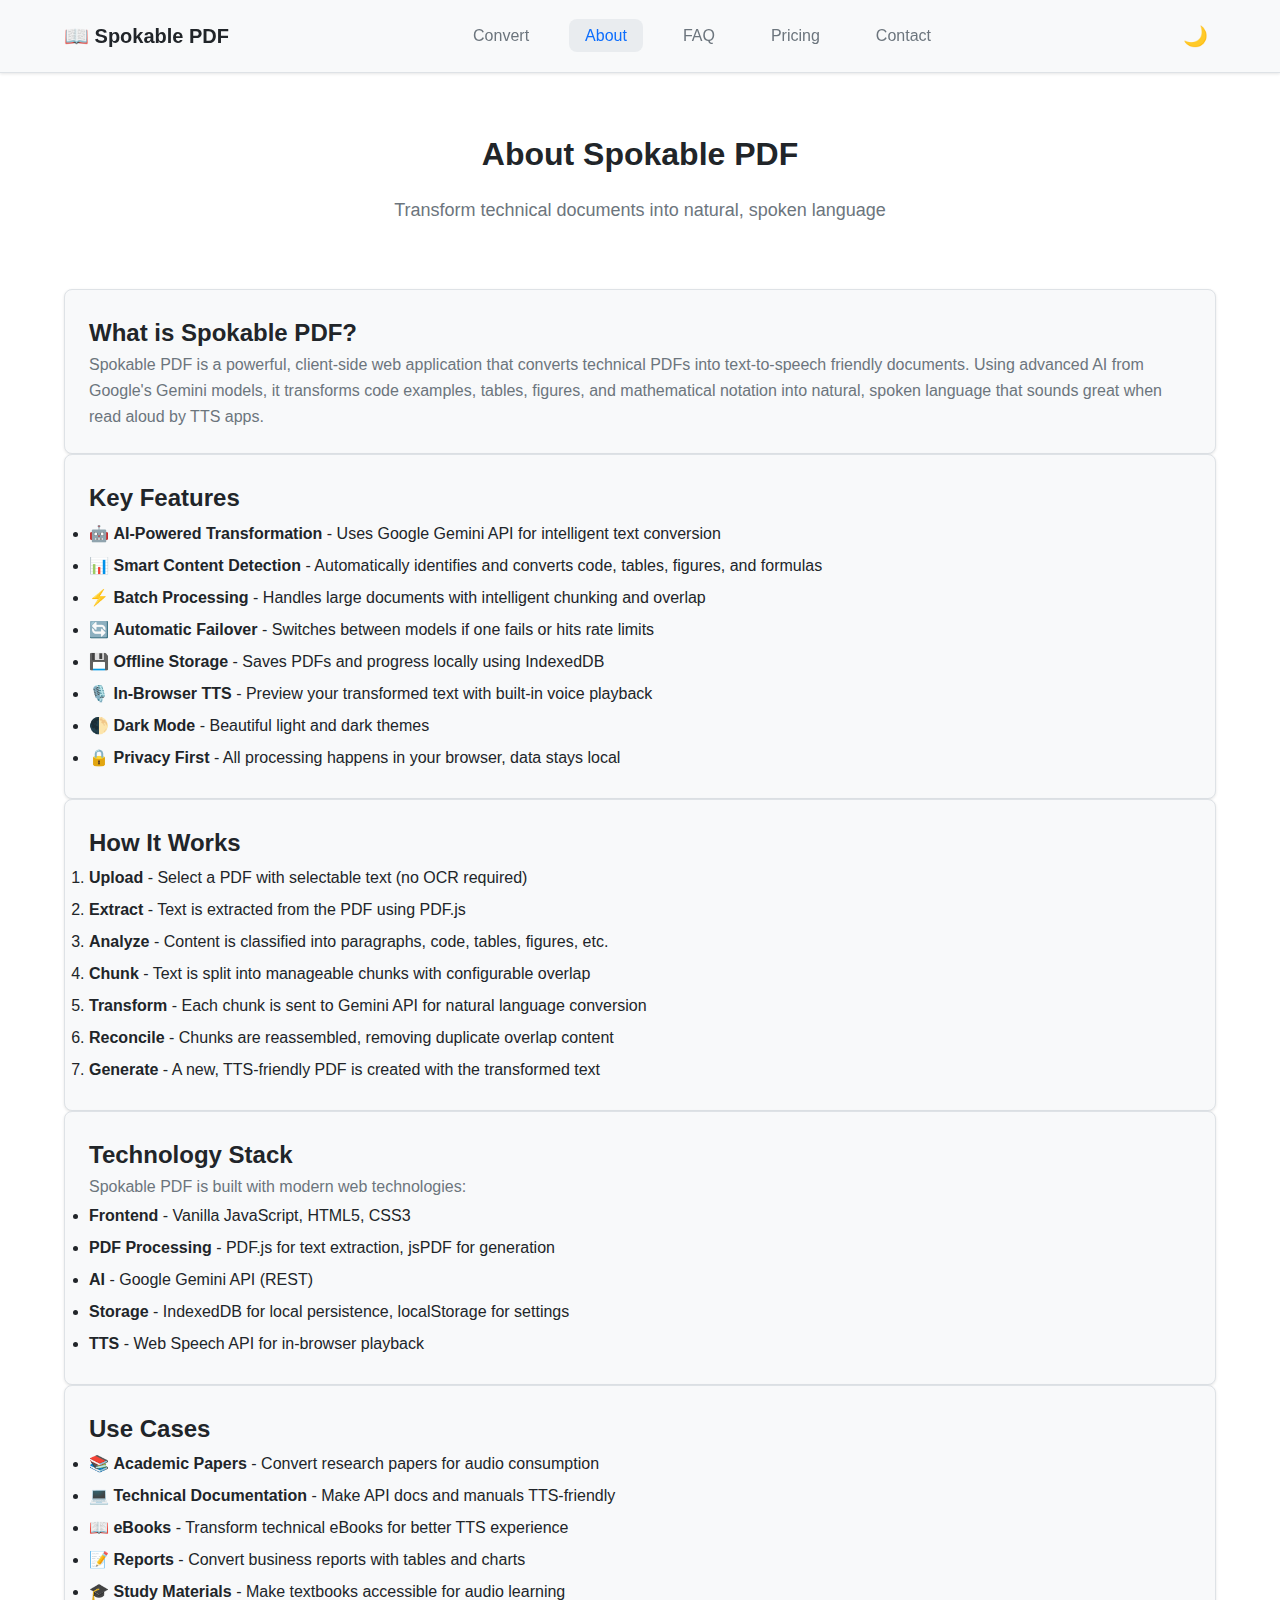
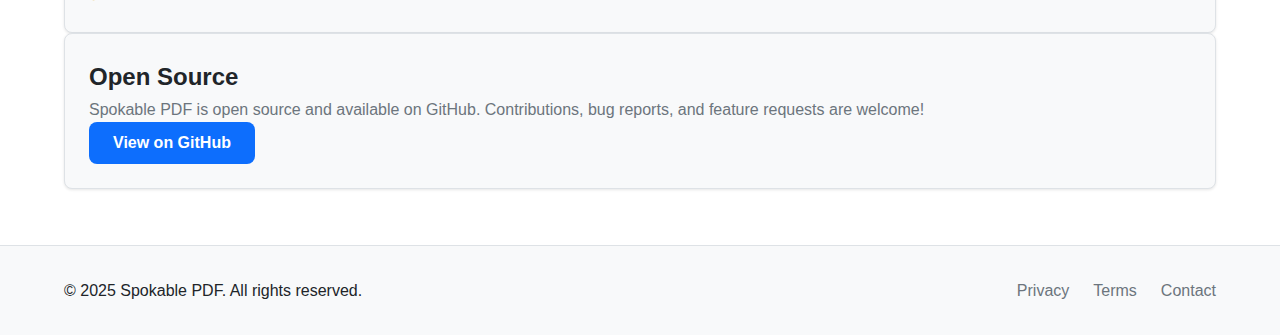
<file: about.html>
<!DOCTYPE html>
<html lang="en">

<head>
    <meta charset="UTF-8">
    <meta name="viewport" content="width=device-width, initial-scale=1.0">
    <title>About - Spokable PDF</title>
    <link rel="stylesheet" href="css/theme.css">
    <link rel="stylesheet" href="css/main.css">
    <link rel="stylesheet" href="css/components.css">
</head>

<body>
    <nav class="navbar">
        <div class="nav-container">
            <a href="index.html" class="nav-logo">📖 Spokable PDF</a>
            <ul class="nav-menu">
                <li><a href="index.html" class="nav-link">Convert</a></li>
                <li><a href="about.html" class="nav-link active">About</a></li>
                <li><a href="faq.html" class="nav-link">FAQ</a></li>
                <li><a href="pricing.html" class="nav-link">Pricing</a></li>
                <li><a href="contact.html" class="nav-link">Contact</a></li>
            </ul>
            <button id="theme-toggle" class="theme-toggle" aria-label="Toggle theme">🌙</button>
        </div>
    </nav>

    <main class="container">
        <section class="hero">
            <h1>About Spokable PDF</h1>
            <p class="subtitle">Transform technical documents into natural, spoken language</p>
        </section>

        <section class="card">
            <h2>What is Spokable PDF?</h2>
            <p>Spokable PDF is a powerful, client-side web application that converts technical PDFs into text-to-speech
                friendly documents. Using advanced AI from Google's Gemini models, it transforms code examples, tables,
                figures, and mathematical notation into natural, spoken language that sounds great when read aloud by
                TTS apps.</p>
        </section>

        <section class="card">
            <h2>Key Features</h2>
            <ul style="line-height: 2;">
                <li>🤖 <strong>AI-Powered Transformation</strong> - Uses Google Gemini API for intelligent text
                    conversion</li>
                <li>📊 <strong>Smart Content Detection</strong> - Automatically identifies and converts code, tables,
                    figures, and formulas</li>
                <li>⚡ <strong>Batch Processing</strong> - Handles large documents with intelligent chunking and overlap
                </li>
                <li>🔄 <strong>Automatic Failover</strong> - Switches between models if one fails or hits rate limits
                </li>
                <li>💾 <strong>Offline Storage</strong> - Saves PDFs and progress locally using IndexedDB</li>
                <li>🎙️ <strong>In-Browser TTS</strong> - Preview your transformed text with built-in voice playback
                </li>
                <li>🌓 <strong>Dark Mode</strong> - Beautiful light and dark themes</li>
                <li>🔒 <strong>Privacy First</strong> - All processing happens in your browser, data stays local</li>
            </ul>
        </section>

        <section class="card">
            <h2>How It Works</h2>
            <ol style="line-height: 2;">
                <li><strong>Upload</strong> - Select a PDF with selectable text (no OCR required)</li>
                <li><strong>Extract</strong> - Text is extracted from the PDF using PDF.js</li>
                <li><strong>Analyze</strong> - Content is classified into paragraphs, code, tables, figures, etc.</li>
                <li><strong>Chunk</strong> - Text is split into manageable chunks with configurable overlap</li>
                <li><strong>Transform</strong> - Each chunk is sent to Gemini API for natural language conversion</li>
                <li><strong>Reconcile</strong> - Chunks are reassembled, removing duplicate overlap content</li>
                <li><strong>Generate</strong> - A new, TTS-friendly PDF is created with the transformed text</li>
            </ol>
        </section>

        <section class="card">
            <h2>Technology Stack</h2>
            <p>Spokable PDF is built with modern web technologies:</p>
            <ul style="line-height: 2;">
                <li><strong>Frontend</strong> - Vanilla JavaScript, HTML5, CSS3</li>
                <li><strong>PDF Processing</strong> - PDF.js for text extraction, jsPDF for generation</li>
                <li><strong>AI</strong> - Google Gemini API (REST)</li>
                <li><strong>Storage</strong> - IndexedDB for local persistence, localStorage for settings</li>
                <li><strong>TTS</strong> - Web Speech API for in-browser playback</li>
            </ul>
        </section>

        <section class="card">
            <h2>Use Cases</h2>
            <ul style="line-height: 2;">
                <li>📚 <strong>Academic Papers</strong> - Convert research papers for audio consumption</li>
                <li>💻 <strong>Technical Documentation</strong> - Make API docs and manuals TTS-friendly</li>
                <li>📖 <strong>eBooks</strong> - Transform technical eBooks for better TTS experience</li>
                <li>📝 <strong>Reports</strong> - Convert business reports with tables and charts</li>
                <li>🎓 <strong>Study Materials</strong> - Make textbooks accessible for audio learning</li>
            </ul>
        </section>

        <section class="card">
            <h2>Open Source</h2>
            <p>Spokable PDF is open source and available on GitHub. Contributions, bug reports, and feature requests are
                welcome!</p>
            <p><a href="https://github.com/yourusername/spokable-pdf" target="_blank" class="btn btn-primary">View on
                    GitHub</a></p>
        </section>
    </main>

    <footer class="footer">
        <div class="footer-content">
            <p>&copy; 2025 Spokable PDF. All rights reserved.</p>
            <div class="footer-links">
                <a href="privacy.html">Privacy</a>
                <a href="terms.html">Terms</a>
                <a href="contact.html">Contact</a>
            </div>
        </div>
    </footer>

    <script src="js/utils.js"></script>
    <script src="js/settings.js"></script>
</body>

</html>
</file>
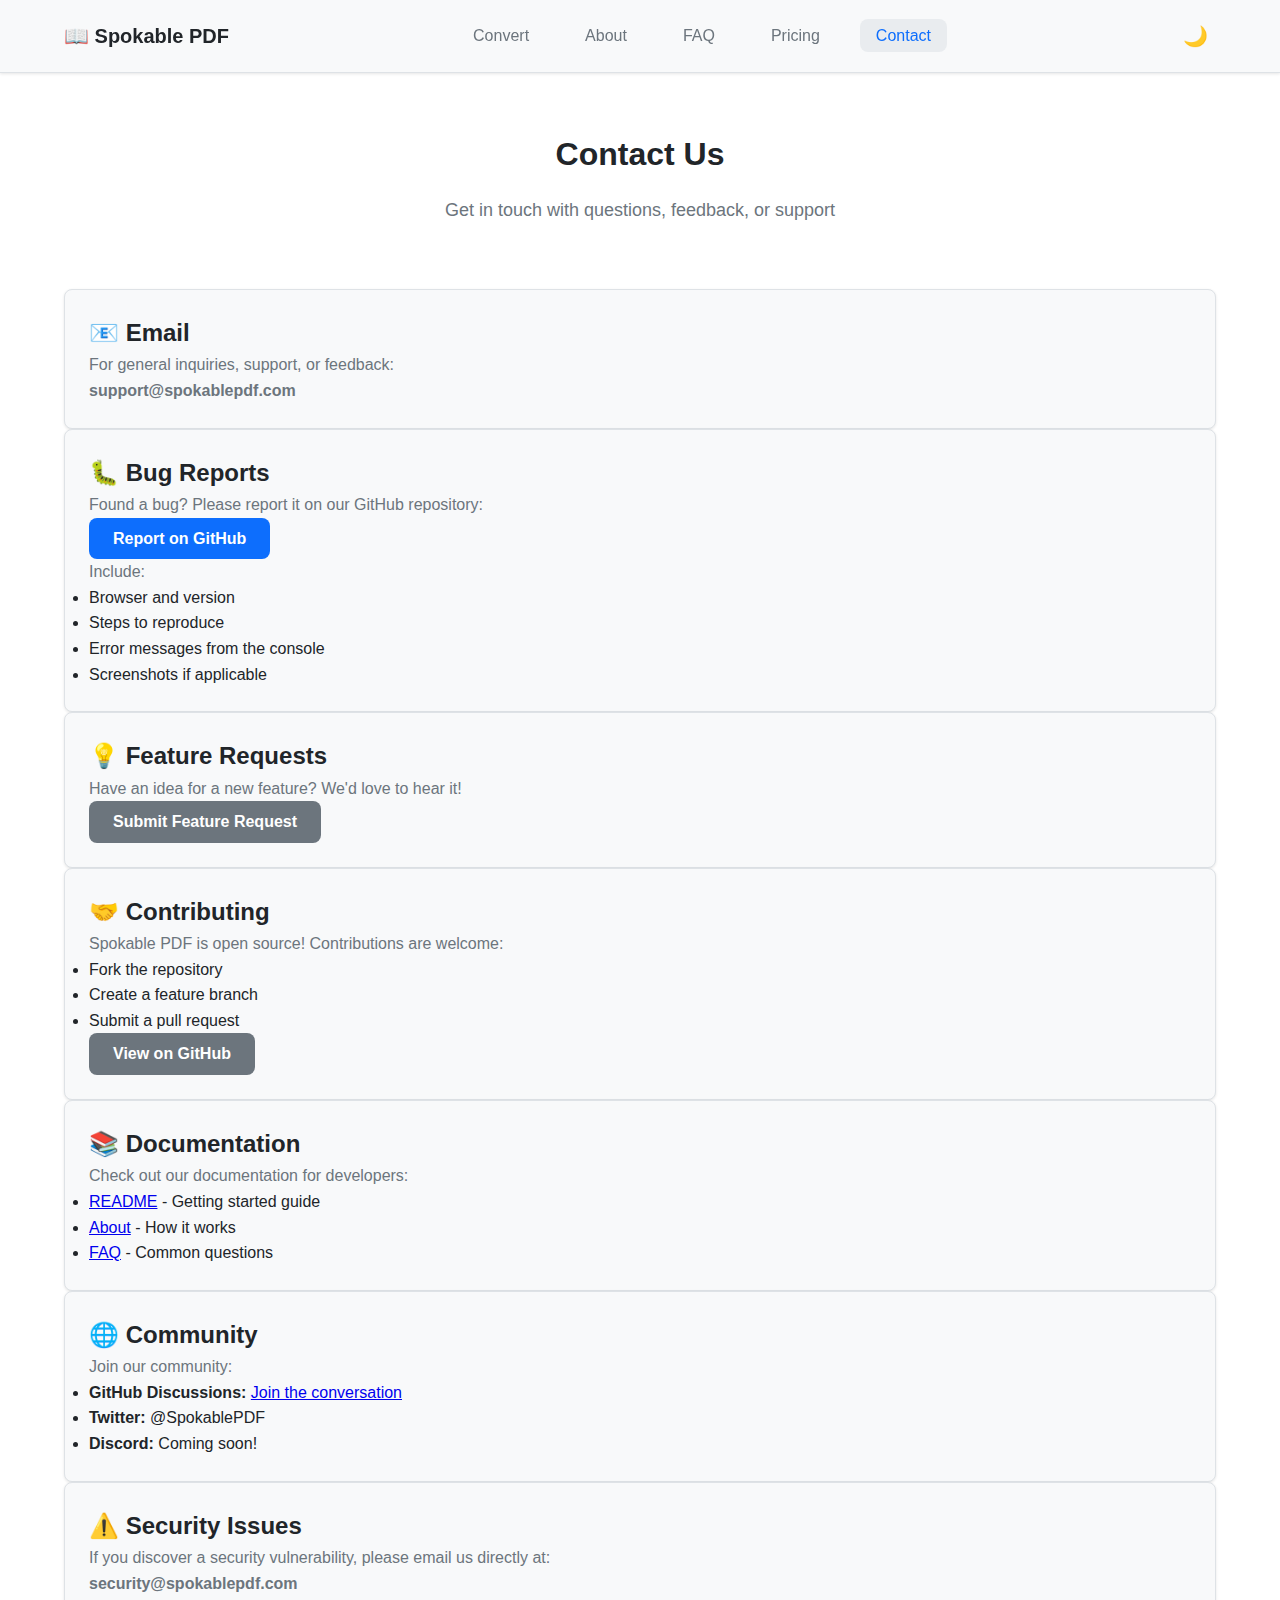
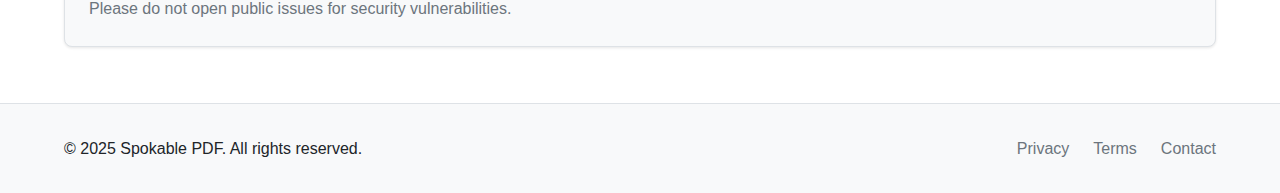
<file: contact.html>
<!DOCTYPE html>
<html lang="en">

<head>
    <meta charset="UTF-8">
    <meta name="viewport" content="width=device-width, initial-scale=1.0">
    <title>Contact - Spokable PDF</title>
    <link rel="stylesheet" href="css/theme.css">
    <link rel="stylesheet" href="css/main.css">
    <link rel="stylesheet" href="css/components.css">
</head>

<body>
    <nav class="navbar">
        <div class="nav-container">
            <a href="index.html" class="nav-logo">📖 Spokable PDF</a>
            <ul class="nav-menu">
                <li><a href="index.html" class="nav-link">Convert</a></li>
                <li><a href="about.html" class="nav-link">About</a></li>
                <li><a href="faq.html" class="nav-link">FAQ</a></li>
                <li><a href="pricing.html" class="nav-link">Pricing</a></li>
                <li><a href="contact.html" class="nav-link active">Contact</a></li>
            </ul>
            <button id="theme-toggle" class="theme-toggle">🌙</button>
        </div>
    </nav>

    <main class="container">
        <section class="hero">
            <h1>Contact Us</h1>
            <p class="subtitle">Get in touch with questions, feedback, or support</p>
        </section>

        <div class="card">
            <h2>📧 Email</h2>
            <p>For general inquiries, support, or feedback:</p>
            <p><strong>support@spokablepdf.com</strong></p>
        </div>

        <div class="card">
            <h2>🐛 Bug Reports</h2>
            <p>Found a bug? Please report it on our GitHub repository:</p>
            <p><a href="https://github.com/yourusername/spokable-pdf/issues" target="_blank"
                    class="btn btn-primary">Report on GitHub</a></p>
            <p>Include:</p>
            <ul>
                <li>Browser and version</li>
                <li>Steps to reproduce</li>
                <li>Error messages from the console</li>
                <li>Screenshots if applicable</li>
            </ul>
        </div>

        <div class="card">
            <h2>💡 Feature Requests</h2>
            <p>Have an idea for a new feature? We'd love to hear it!</p>
            <p><a href="https://github.com/yourusername/spokable-pdf/issues/new?labels=enhancement" target="_blank"
                    class="btn btn-secondary">Submit Feature Request</a></p>
        </div>

        <div class="card">
            <h2>🤝 Contributing</h2>
            <p>Spokable PDF is open source! Contributions are welcome:</p>
            <ul>
                <li>Fork the repository</li>
                <li>Create a feature branch</li>
                <li>Submit a pull request</li>
            </ul>
            <p><a href="https://github.com/yourusername/spokable-pdf" target="_blank" class="btn btn-secondary">View on
                    GitHub</a></p>
        </div>

        <div class="card">
            <h2>📚 Documentation</h2>
            <p>Check out our documentation for developers:</p>
            <ul>
                <li><a href="README.md">README</a> - Getting started guide</li>
                <li><a href="about.html">About</a> - How it works</li>
                <li><a href="faq.html">FAQ</a> - Common questions</li>
            </ul>
        </div>

        <div class="card">
            <h2>🌐 Community</h2>
            <p>Join our community:</p>
            <ul>
                <li><strong>GitHub Discussions:</strong> <a
                        href="https://github.com/yourusername/spokable-pdf/discussions" target="_blank">Join the
                        conversation</a></li>
                <li><strong>Twitter:</strong> @SpokablePDF</li>
                <li><strong>Discord:</strong> Coming soon!</li>
            </ul>
        </div>

        <div class="card">
            <h2>⚠️ Security Issues</h2>
            <p>If you discover a security vulnerability, please email us directly at:</p>
            <p><strong>security@spokablepdf.com</strong></p>
            <p>Please do not open public issues for security vulnerabilities.</p>
        </div>
    </main>

    <footer class="footer">
        <div class="footer-content">
            <p>&copy; 2025 Spokable PDF. All rights reserved.</p>
            <div class="footer-links">
                <a href="privacy.html">Privacy</a>
                <a href="terms.html">Terms</a>
                <a href="contact.html">Contact</a>
            </div>
        </div>
    </footer>

    <script src="js/utils.js"></script>
    <script src="js/settings.js"></script>
</body>

</html>
</file>
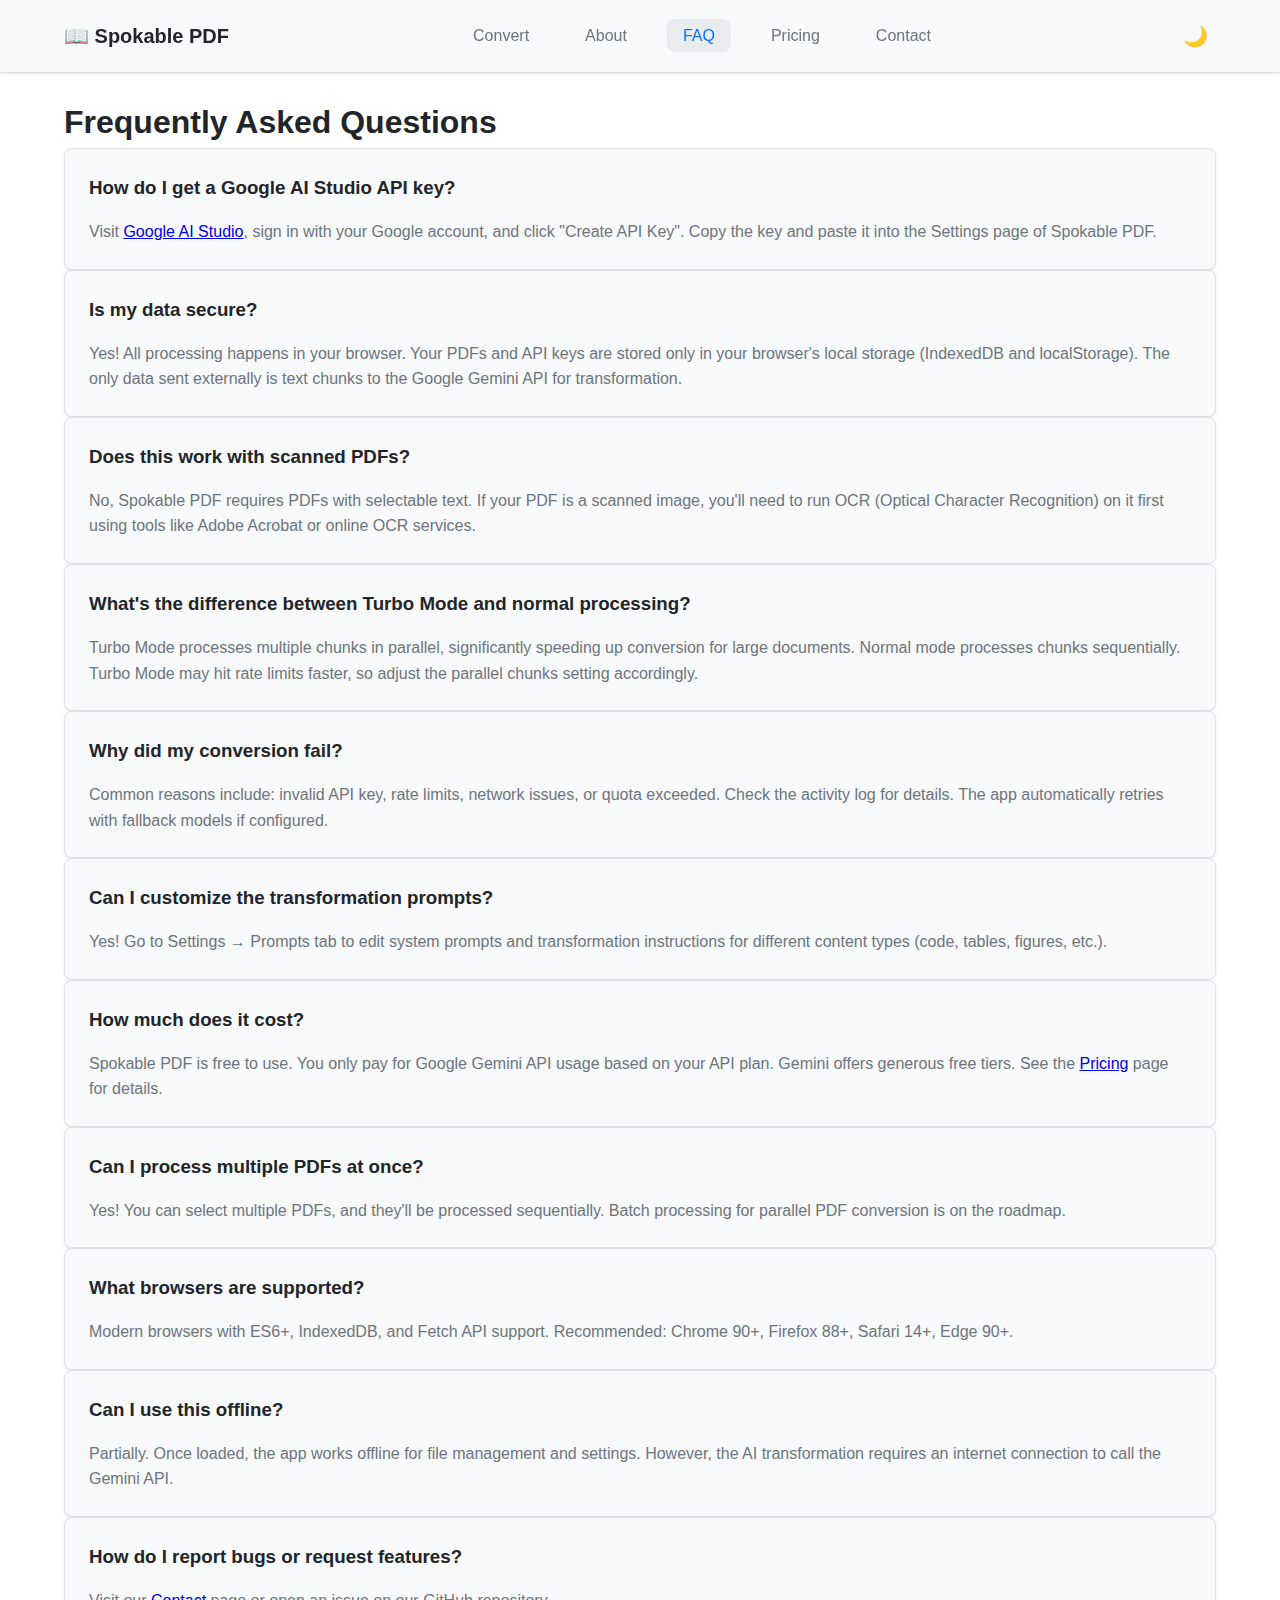
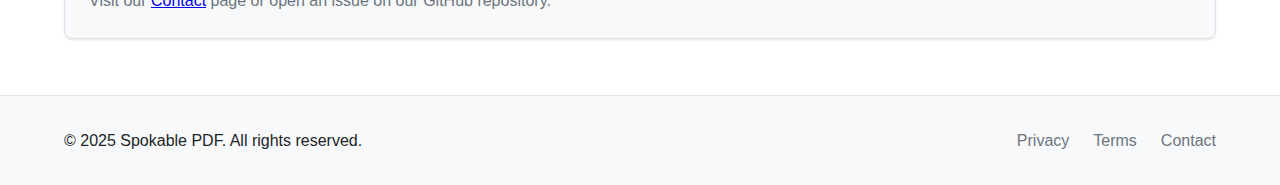
<file: faq.html>
<!DOCTYPE html>
<html lang="en">

<head>
    <meta charset="UTF-8">
    <meta name="viewport" content="width=device-width, initial-scale=1.0">
    <title>FAQ - Spokable PDF</title>
    <link rel="stylesheet" href="css/theme.css">
    <link rel="stylesheet" href="css/main.css">
    <link rel="stylesheet" href="css/components.css">
</head>

<body>
    <nav class="navbar">
        <div class="nav-container">
            <a href="index.html" class="nav-logo">📖 Spokable PDF</a>
            <ul class="nav-menu">
                <li><a href="index.html" class="nav-link">Convert</a></li>
                <li><a href="about.html" class="nav-link">About</a></li>
                <li><a href="faq.html" class="nav-link active">FAQ</a></li>
                <li><a href="pricing.html" class="nav-link">Pricing</a></li>
                <li><a href="contact.html" class="nav-link">Contact</a></li>
            </ul>
            <button id="theme-toggle" class="theme-toggle">🌙</button>
        </div>
    </nav>

    <main class="container">
        <h1>Frequently Asked Questions</h1>

        <div class="card">
            <h3>How do I get a Google AI Studio API key?</h3>
            <p>Visit <a href="https://aistudio.google.com/app/apikey" target="_blank">Google AI Studio</a>, sign in with
                your Google account, and click "Create API Key". Copy the key and paste it into the Settings page of
                Spokable PDF.</p>
        </div>

        <div class="card">
            <h3>Is my data secure?</h3>
            <p>Yes! All processing happens in your browser. Your PDFs and API keys are stored only in your browser's
                local storage (IndexedDB and localStorage). The only data sent externally is text chunks to the Google
                Gemini API for transformation.</p>
        </div>

        <div class="card">
            <h3>Does this work with scanned PDFs?</h3>
            <p>No, Spokable PDF requires PDFs with selectable text. If your PDF is a scanned image, you'll need to run
                OCR (Optical Character Recognition) on it first using tools like Adobe Acrobat or online OCR services.
            </p>
        </div>

        <div class="card">
            <h3>What's the difference between Turbo Mode and normal processing?</h3>
            <p>Turbo Mode processes multiple chunks in parallel, significantly speeding up conversion for large
                documents. Normal mode processes chunks sequentially. Turbo Mode may hit rate limits faster, so adjust
                the parallel chunks setting accordingly.</p>
        </div>

        <div class="card">
            <h3>Why did my conversion fail?</h3>
            <p>Common reasons include: invalid API key, rate limits, network issues, or quota exceeded. Check the
                activity log for details. The app automatically retries with fallback models if configured.</p>
        </div>

        <div class="card">
            <h3>Can I customize the transformation prompts?</h3>
            <p>Yes! Go to Settings → Prompts tab to edit system prompts and transformation instructions for different
                content types (code, tables, figures, etc.).</p>
        </div>

        <div class="card">
            <h3>How much does it cost?</h3>
            <p>Spokable PDF is free to use. You only pay for Google Gemini API usage based on your API plan. Gemini
                offers generous free tiers. See the <a href="pricing.html">Pricing</a> page for details.</p>
        </div>

        <div class="card">
            <h3>Can I process multiple PDFs at once?</h3>
            <p>Yes! You can select multiple PDFs, and they'll be processed sequentially. Batch processing for parallel
                PDF conversion is on the roadmap.</p>
        </div>

        <div class="card">
            <h3>What browsers are supported?</h3>
            <p>Modern browsers with ES6+, IndexedDB, and Fetch API support. Recommended: Chrome 90+, Firefox 88+, Safari
                14+, Edge 90+.</p>
        </div>

        <div class="card">
            <h3>Can I use this offline?</h3>
            <p>Partially. Once loaded, the app works offline for file management and settings. However, the AI
                transformation requires an internet connection to call the Gemini API.</p>
        </div>

        <div class="card">
            <h3>How do I report bugs or request features?</h3>
            <p>Visit our <a href="contact.html">Contact</a> page or open an issue on our GitHub repository.</p>
        </div>
    </main>

    <footer class="footer">
        <div class="footer-content">
            <p>&copy; 2025 Spokable PDF. All rights reserved.</p>
            <div class="footer-links">
                <a href="privacy.html">Privacy</a>
                <a href="terms.html">Terms</a>
                <a href="contact.html">Contact</a>
            </div>
        </div>
    </footer>

    <script src="js/utils.js"></script>
    <script src="js/settings.js"></script>
</body>

</html>
</file>
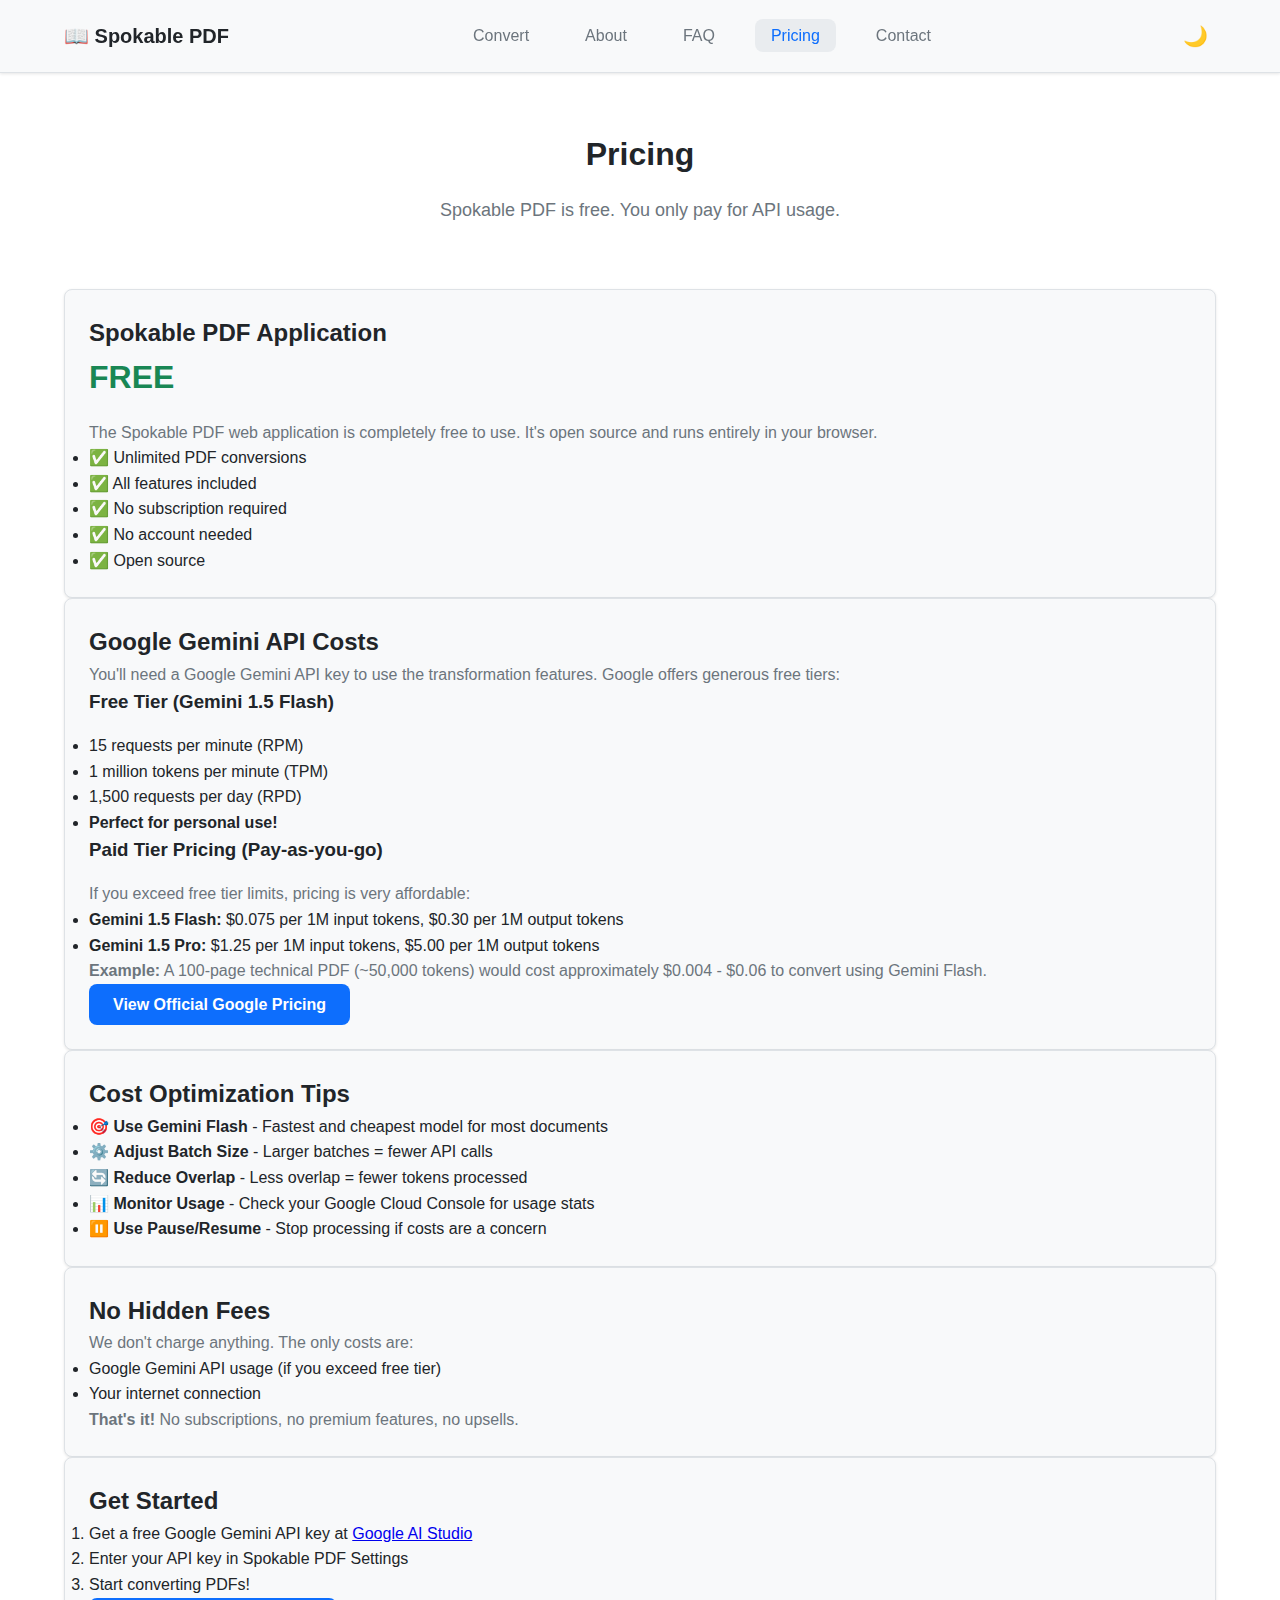
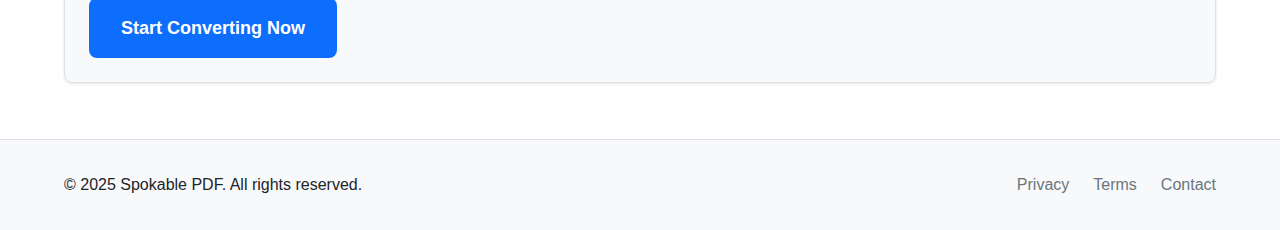
<file: pricing.html>
<!DOCTYPE html>
<html lang="en">

<head>
    <meta charset="UTF-8">
    <meta name="viewport" content="width=device-width, initial-scale=1.0">
    <title>Pricing - Spokable PDF</title>
    <link rel="stylesheet" href="css/theme.css">
    <link rel="stylesheet" href="css/main.css">
    <link rel="stylesheet" href="css/components.css">
</head>

<body>
    <nav class="navbar">
        <div class="nav-container">
            <a href="index.html" class="nav-logo">📖 Spokable PDF</a>
            <ul class="nav-menu">
                <li><a href="index.html" class="nav-link">Convert</a></li>
                <li><a href="about.html" class="nav-link">About</a></li>
                <li><a href="faq.html" class="nav-link">FAQ</a></li>
                <li><a href="pricing.html" class="nav-link active">Pricing</a></li>
                <li><a href="contact.html" class="nav-link">Contact</a></li>
            </ul>
            <button id="theme-toggle" class="theme-toggle">🌙</button>
        </div>
    </nav>

    <main class="container">
        <section class="hero">
            <h1>Pricing</h1>
            <p class="subtitle">Spokable PDF is free. You only pay for API usage.</p>
        </section>

        <div class="card">
            <h2>Spokable PDF Application</h2>
            <h3 style="color: var(--color-success); font-size: 2rem;">FREE</h3>
            <p>The Spokable PDF web application is completely free to use. It's open source and runs entirely in your
                browser.</p>
            <ul>
                <li>✅ Unlimited PDF conversions</li>
                <li>✅ All features included</li>
                <li>✅ No subscription required</li>
                <li>✅ No account needed</li>
                <li>✅ Open source</li>
            </ul>
        </div>

        <div class="card">
            <h2>Google Gemini API Costs</h2>
            <p>You'll need a Google Gemini API key to use the transformation features. Google offers generous free
                tiers:</p>

            <h3>Free Tier (Gemini 1.5 Flash)</h3>
            <ul>
                <li>15 requests per minute (RPM)</li>
                <li>1 million tokens per minute (TPM)</li>
                <li>1,500 requests per day (RPD)</li>
                <li><strong>Perfect for personal use!</strong></li>
            </ul>

            <h3>Paid Tier Pricing (Pay-as-you-go)</h3>
            <p>If you exceed free tier limits, pricing is very affordable:</p>
            <ul>
                <li><strong>Gemini 1.5 Flash:</strong> $0.075 per 1M input tokens, $0.30 per 1M output tokens</li>
                <li><strong>Gemini 1.5 Pro:</strong> $1.25 per 1M input tokens, $5.00 per 1M output tokens</li>
            </ul>

            <p><strong>Example:</strong> A 100-page technical PDF (~50,000 tokens) would cost approximately $0.004 -
                $0.06 to convert using Gemini Flash.</p>

            <p><a href="https://ai.google.dev/pricing" target="_blank" class="btn btn-primary">View Official Google
                    Pricing</a></p>
        </div>

        <div class="card">
            <h2>Cost Optimization Tips</h2>
            <ul>
                <li>🎯 <strong>Use Gemini Flash</strong> - Fastest and cheapest model for most documents</li>
                <li>⚙️ <strong>Adjust Batch Size</strong> - Larger batches = fewer API calls</li>
                <li>🔄 <strong>Reduce Overlap</strong> - Less overlap = fewer tokens processed</li>
                <li>📊 <strong>Monitor Usage</strong> - Check your Google Cloud Console for usage stats</li>
                <li>⏸️ <strong>Use Pause/Resume</strong> - Stop processing if costs are a concern</li>
            </ul>
        </div>

        <div class="card">
            <h2>No Hidden Fees</h2>
            <p>We don't charge anything. The only costs are:</p>
            <ul>
                <li>Google Gemini API usage (if you exceed free tier)</li>
                <li>Your internet connection</li>
            </ul>
            <p><strong>That's it!</strong> No subscriptions, no premium features, no upsells.</p>
        </div>

        <div class="card">
            <h2>Get Started</h2>
            <ol>
                <li>Get a free Google Gemini API key at <a href="https://aistudio.google.com/app/apikey"
                        target="_blank">Google AI Studio</a></li>
                <li>Enter your API key in Spokable PDF Settings</li>
                <li>Start converting PDFs!</li>
            </ol>
            <p><a href="index.html" class="btn btn-primary btn-large">Start Converting Now</a></p>
        </div>
    </main>

    <footer class="footer">
        <div class="footer-content">
            <p>&copy; 2025 Spokable PDF. All rights reserved.</p>
            <div class="footer-links">
                <a href="privacy.html">Privacy</a>
                <a href="terms.html">Terms</a>
                <a href="contact.html">Contact</a>
            </div>
        </div>
    </footer>

    <script src="js/utils.js"></script>
    <script src="js/settings.js"></script>
</body>

</html>
</file>
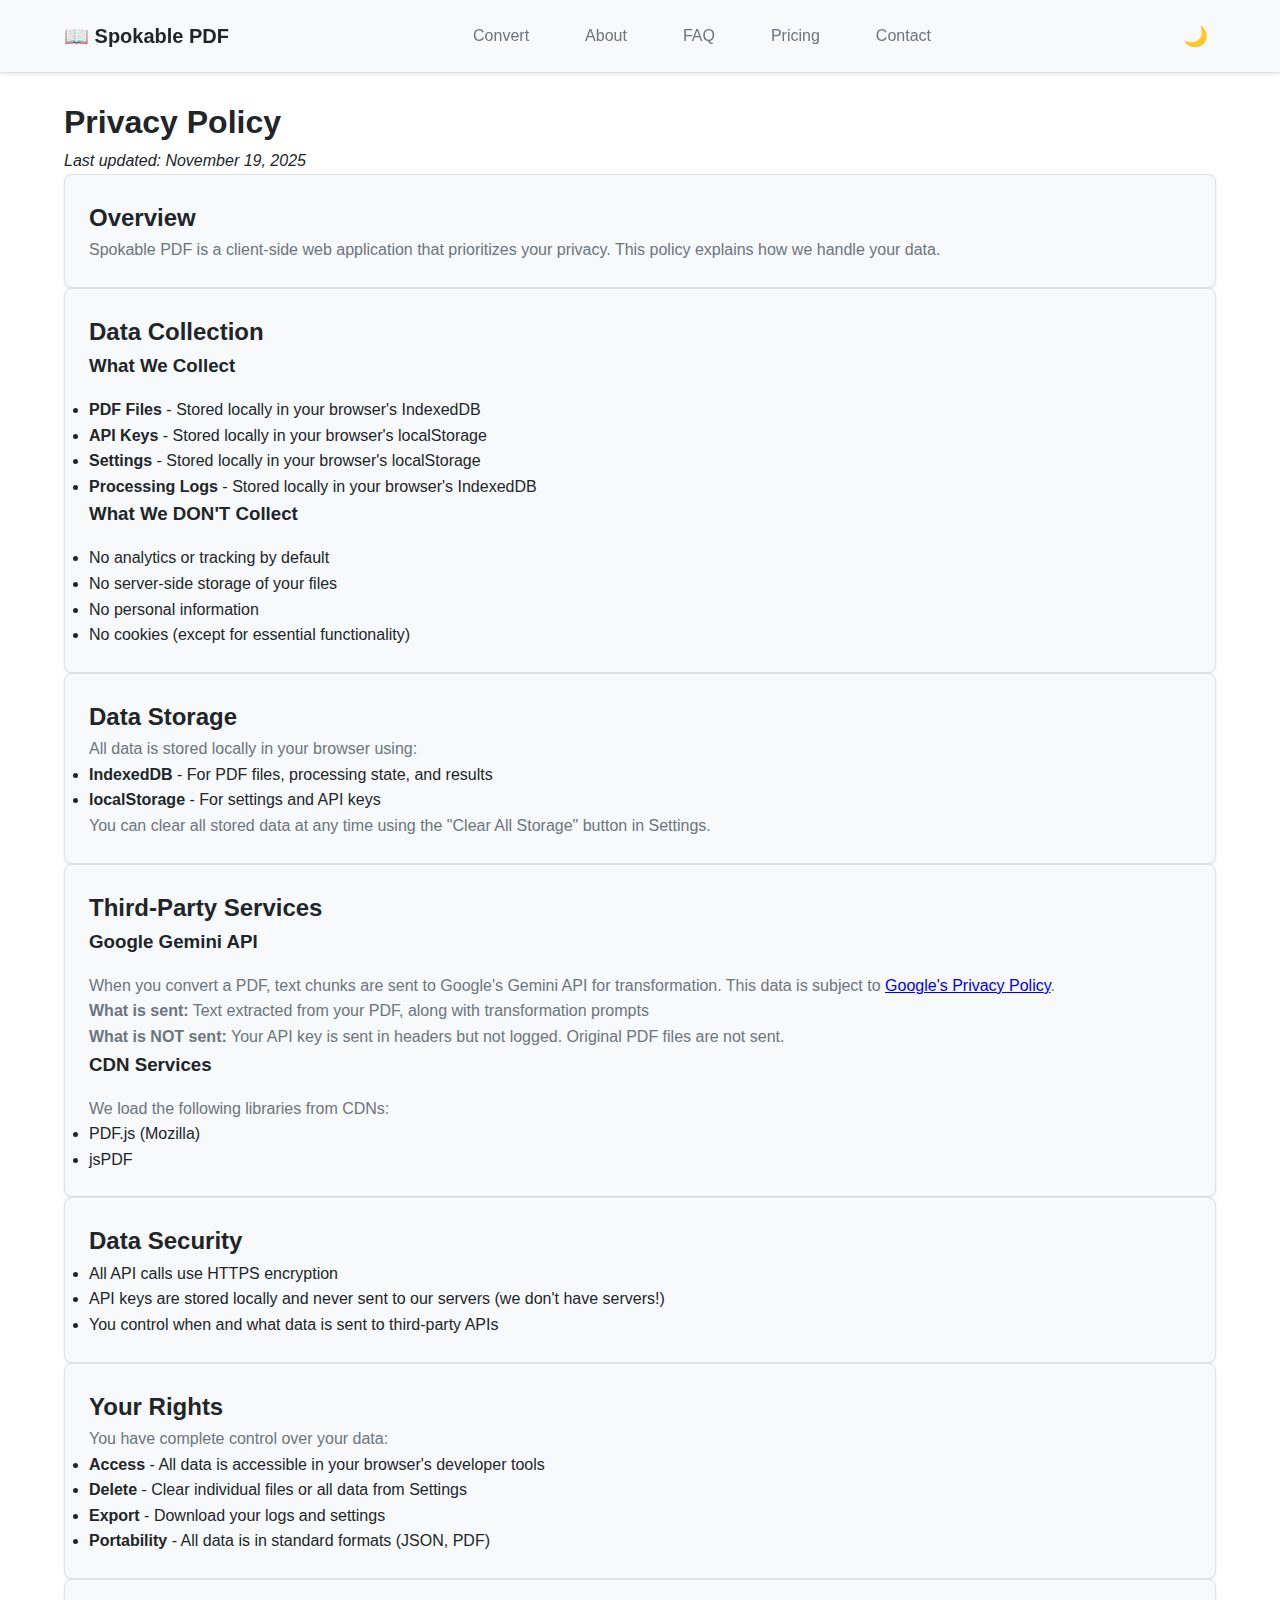
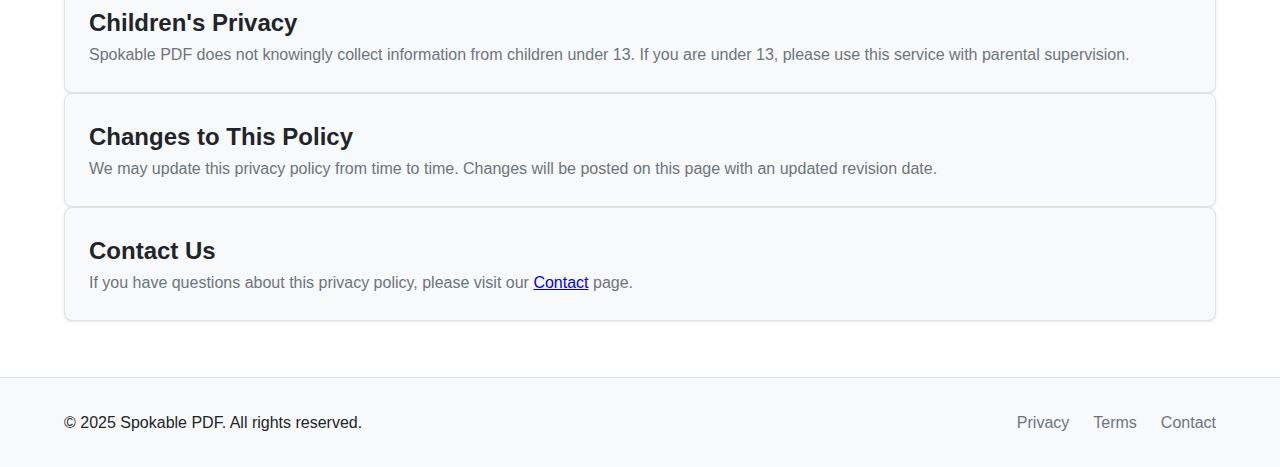
<file: privacy.html>
<!DOCTYPE html>
<html lang="en">

<head>
    <meta charset="UTF-8">
    <meta name="viewport" content="width=device-width, initial-scale=1.0">
    <title>Privacy Policy - Spokable PDF</title>
    <link rel="stylesheet" href="css/theme.css">
    <link rel="stylesheet" href="css/main.css">
    <link rel="stylesheet" href="css/components.css">
</head>

<body>
    <nav class="navbar">
        <div class="nav-container">
            <a href="index.html" class="nav-logo">📖 Spokable PDF</a>
            <ul class="nav-menu">
                <li><a href="index.html" class="nav-link">Convert</a></li>
                <li><a href="about.html" class="nav-link">About</a></li>
                <li><a href="faq.html" class="nav-link">FAQ</a></li>
                <li><a href="pricing.html" class="nav-link">Pricing</a></li>
                <li><a href="contact.html" class="nav-link">Contact</a></li>
            </ul>
            <button id="theme-toggle" class="theme-toggle">🌙</button>
        </div>
    </nav>

    <main class="container">
        <h1>Privacy Policy</h1>
        <p><em>Last updated: November 19, 2025</em></p>

        <div class="card">
            <h2>Overview</h2>
            <p>Spokable PDF is a client-side web application that prioritizes your privacy. This policy explains how we
                handle your data.</p>
        </div>

        <div class="card">
            <h2>Data Collection</h2>
            <h3>What We Collect</h3>
            <ul>
                <li><strong>PDF Files</strong> - Stored locally in your browser's IndexedDB</li>
                <li><strong>API Keys</strong> - Stored locally in your browser's localStorage</li>
                <li><strong>Settings</strong> - Stored locally in your browser's localStorage</li>
                <li><strong>Processing Logs</strong> - Stored locally in your browser's IndexedDB</li>
            </ul>
            <h3>What We DON'T Collect</h3>
            <ul>
                <li>No analytics or tracking by default</li>
                <li>No server-side storage of your files</li>
                <li>No personal information</li>
                <li>No cookies (except for essential functionality)</li>
            </ul>
        </div>

        <div class="card">
            <h2>Data Storage</h2>
            <p>All data is stored locally in your browser using:</p>
            <ul>
                <li><strong>IndexedDB</strong> - For PDF files, processing state, and results</li>
                <li><strong>localStorage</strong> - For settings and API keys</li>
            </ul>
            <p>You can clear all stored data at any time using the "Clear All Storage" button in Settings.</p>
        </div>

        <div class="card">
            <h2>Third-Party Services</h2>
            <h3>Google Gemini API</h3>
            <p>When you convert a PDF, text chunks are sent to Google's Gemini API for transformation. This data is
                subject to <a href="https://policies.google.com/privacy" target="_blank">Google's Privacy Policy</a>.
            </p>
            <p><strong>What is sent:</strong> Text extracted from your PDF, along with transformation prompts</p>
            <p><strong>What is NOT sent:</strong> Your API key is sent in headers but not logged. Original PDF files are
                not sent.</p>

            <h3>CDN Services</h3>
            <p>We load the following libraries from CDNs:</p>
            <ul>
                <li>PDF.js (Mozilla)</li>
                <li>jsPDF</li>
            </ul>
        </div>

        <div class="card">
            <h2>Data Security</h2>
            <ul>
                <li>All API calls use HTTPS encryption</li>
                <li>API keys are stored locally and never sent to our servers (we don't have servers!)</li>
                <li>You control when and what data is sent to third-party APIs</li>
            </ul>
        </div>

        <div class="card">
            <h2>Your Rights</h2>
            <p>You have complete control over your data:</p>
            <ul>
                <li><strong>Access</strong> - All data is accessible in your browser's developer tools</li>
                <li><strong>Delete</strong> - Clear individual files or all data from Settings</li>
                <li><strong>Export</strong> - Download your logs and settings</li>
                <li><strong>Portability</strong> - All data is in standard formats (JSON, PDF)</li>
            </ul>
        </div>

        <div class="card">
            <h2>Children's Privacy</h2>
            <p>Spokable PDF does not knowingly collect information from children under 13. If you are under 13, please
                use this service with parental supervision.</p>
        </div>

        <div class="card">
            <h2>Changes to This Policy</h2>
            <p>We may update this privacy policy from time to time. Changes will be posted on this page with an updated
                revision date.</p>
        </div>

        <div class="card">
            <h2>Contact Us</h2>
            <p>If you have questions about this privacy policy, please visit our <a href="contact.html">Contact</a>
                page.</p>
        </div>
    </main>

    <footer class="footer">
        <div class="footer-content">
            <p>&copy; 2025 Spokable PDF. All rights reserved.</p>
            <div class="footer-links">
                <a href="privacy.html">Privacy</a>
                <a href="terms.html">Terms</a>
                <a href="contact.html">Contact</a>
            </div>
        </div>
    </footer>

    <script src="js/utils.js"></script>
    <script src="js/settings.js"></script>
</body>

</html>
</file>
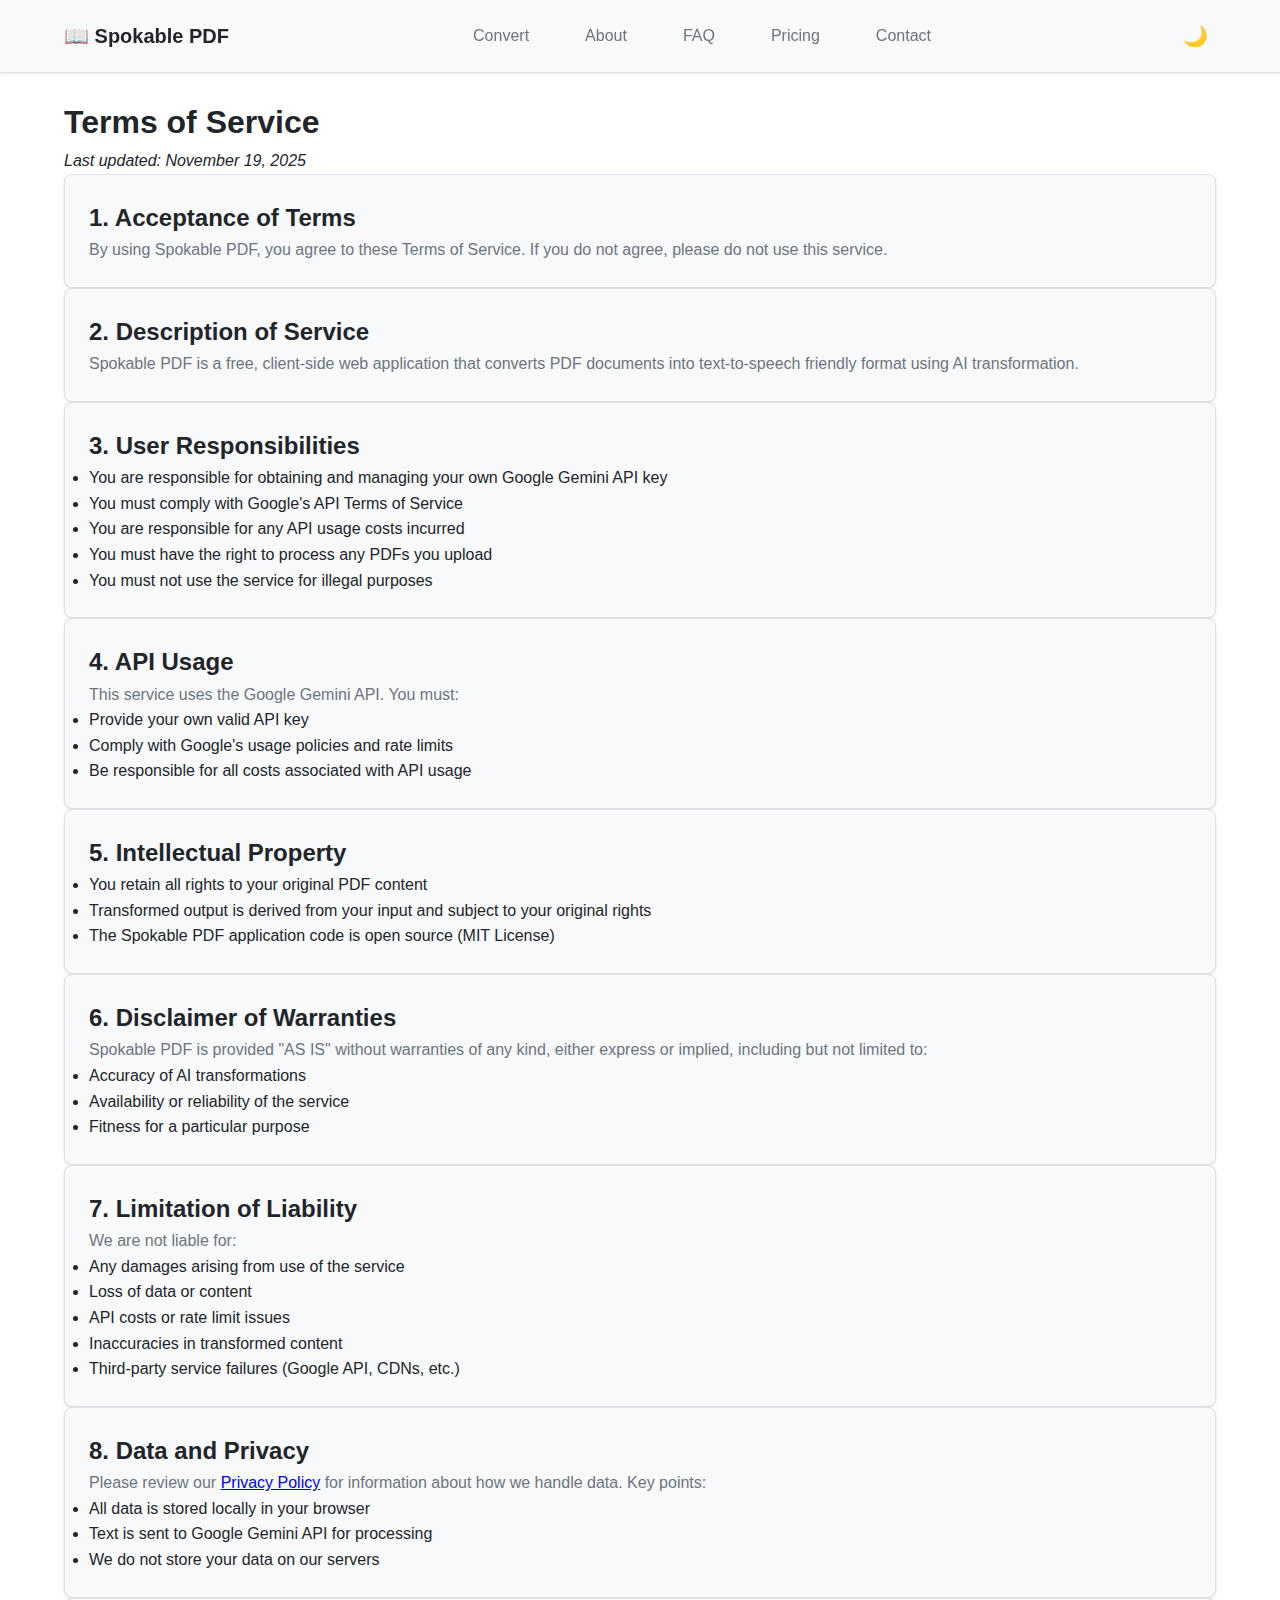
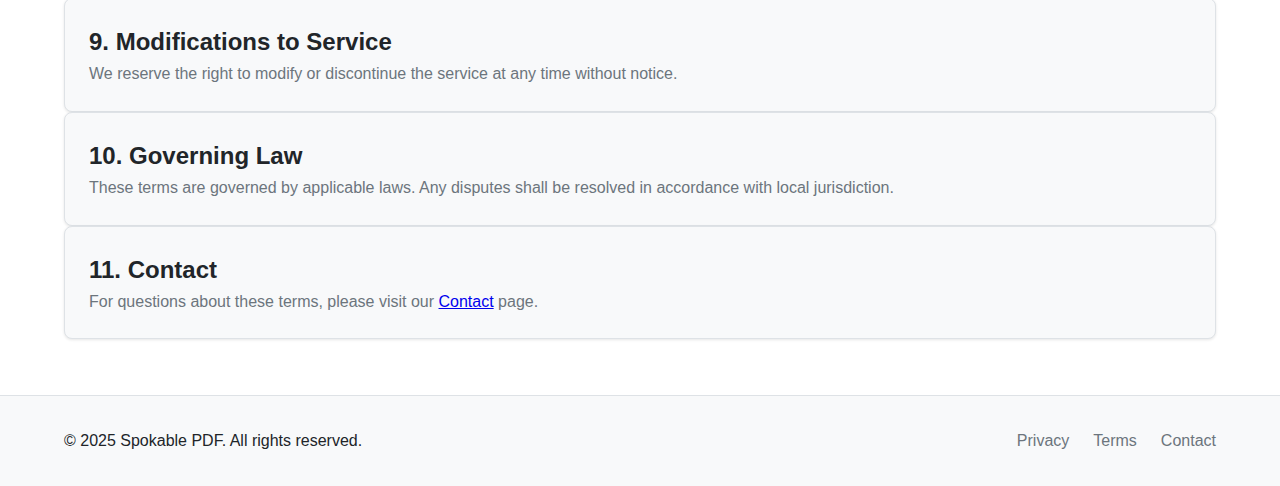
<file: terms.html>
<!DOCTYPE html>
<html lang="en">

<head>
    <meta charset="UTF-8">
    <meta name="viewport" content="width=device-width, initial-scale=1.0">
    <title>Terms of Service - Spokable PDF</title>
    <link rel="stylesheet" href="css/theme.css">
    <link rel="stylesheet" href="css/main.css">
    <link rel="stylesheet" href="css/components.css">
</head>

<body>
    <nav class="navbar">
        <div class="nav-container">
            <a href="index.html" class="nav-logo">📖 Spokable PDF</a>
            <ul class="nav-menu">
                <li><a href="index.html" class="nav-link">Convert</a></li>
                <li><a href="about.html" class="nav-link">About</a></li>
                <li><a href="faq.html" class="nav-link">FAQ</a></li>
                <li><a href="pricing.html" class="nav-link">Pricing</a></li>
                <li><a href="contact.html" class="nav-link">Contact</a></li>
            </ul>
            <button id="theme-toggle" class="theme-toggle">🌙</button>
        </div>
    </nav>

    <main class="container">
        <h1>Terms of Service</h1>
        <p><em>Last updated: November 19, 2025</em></p>

        <div class="card">
            <h2>1. Acceptance of Terms</h2>
            <p>By using Spokable PDF, you agree to these Terms of Service. If you do not agree, please do not use this
                service.</p>
        </div>

        <div class="card">
            <h2>2. Description of Service</h2>
            <p>Spokable PDF is a free, client-side web application that converts PDF documents into text-to-speech
                friendly format using AI transformation.</p>
        </div>

        <div class="card">
            <h2>3. User Responsibilities</h2>
            <ul>
                <li>You are responsible for obtaining and managing your own Google Gemini API key</li>
                <li>You must comply with Google's API Terms of Service</li>
                <li>You are responsible for any API usage costs incurred</li>
                <li>You must have the right to process any PDFs you upload</li>
                <li>You must not use the service for illegal purposes</li>
            </ul>
        </div>

        <div class="card">
            <h2>4. API Usage</h2>
            <p>This service uses the Google Gemini API. You must:</p>
            <ul>
                <li>Provide your own valid API key</li>
                <li>Comply with Google's usage policies and rate limits</li>
                <li>Be responsible for all costs associated with API usage</li>
            </ul>
        </div>

        <div class="card">
            <h2>5. Intellectual Property</h2>
            <ul>
                <li>You retain all rights to your original PDF content</li>
                <li>Transformed output is derived from your input and subject to your original rights</li>
                <li>The Spokable PDF application code is open source (MIT License)</li>
            </ul>
        </div>

        <div class="card">
            <h2>6. Disclaimer of Warranties</h2>
            <p>Spokable PDF is provided "AS IS" without warranties of any kind, either express or implied, including but
                not limited to:</p>
            <ul>
                <li>Accuracy of AI transformations</li>
                <li>Availability or reliability of the service</li>
                <li>Fitness for a particular purpose</li>
            </ul>
        </div>

        <div class="card">
            <h2>7. Limitation of Liability</h2>
            <p>We are not liable for:</p>
            <ul>
                <li>Any damages arising from use of the service</li>
                <li>Loss of data or content</li>
                <li>API costs or rate limit issues</li>
                <li>Inaccuracies in transformed content</li>
                <li>Third-party service failures (Google API, CDNs, etc.)</li>
            </ul>
        </div>

        <div class="card">
            <h2>8. Data and Privacy</h2>
            <p>Please review our <a href="privacy.html">Privacy Policy</a> for information about how we handle data. Key
                points:</p>
            <ul>
                <li>All data is stored locally in your browser</li>
                <li>Text is sent to Google Gemini API for processing</li>
                <li>We do not store your data on our servers</li>
            </ul>
        </div>

        <div class="card">
            <h2>9. Modifications to Service</h2>
            <p>We reserve the right to modify or discontinue the service at any time without notice.</p>
        </div>

        <div class="card">
            <h2>10. Governing Law</h2>
            <p>These terms are governed by applicable laws. Any disputes shall be resolved in accordance with local
                jurisdiction.</p>
        </div>

        <div class="card">
            <h2>11. Contact</h2>
            <p>For questions about these terms, please visit our <a href="contact.html">Contact</a> page.</p>
        </div>
    </main>

    <footer class="footer">
        <div class="footer-content">
            <p>&copy; 2025 Spokable PDF. All rights reserved.</p>
            <div class="footer-links">
                <a href="privacy.html">Privacy</a>
                <a href="terms.html">Terms</a>
                <a href="contact.html">Contact</a>
            </div>
        </div>
    </footer>

    <script src="js/utils.js"></script>
    <script src="js/settings.js"></script>
</body>

</html>
</file>
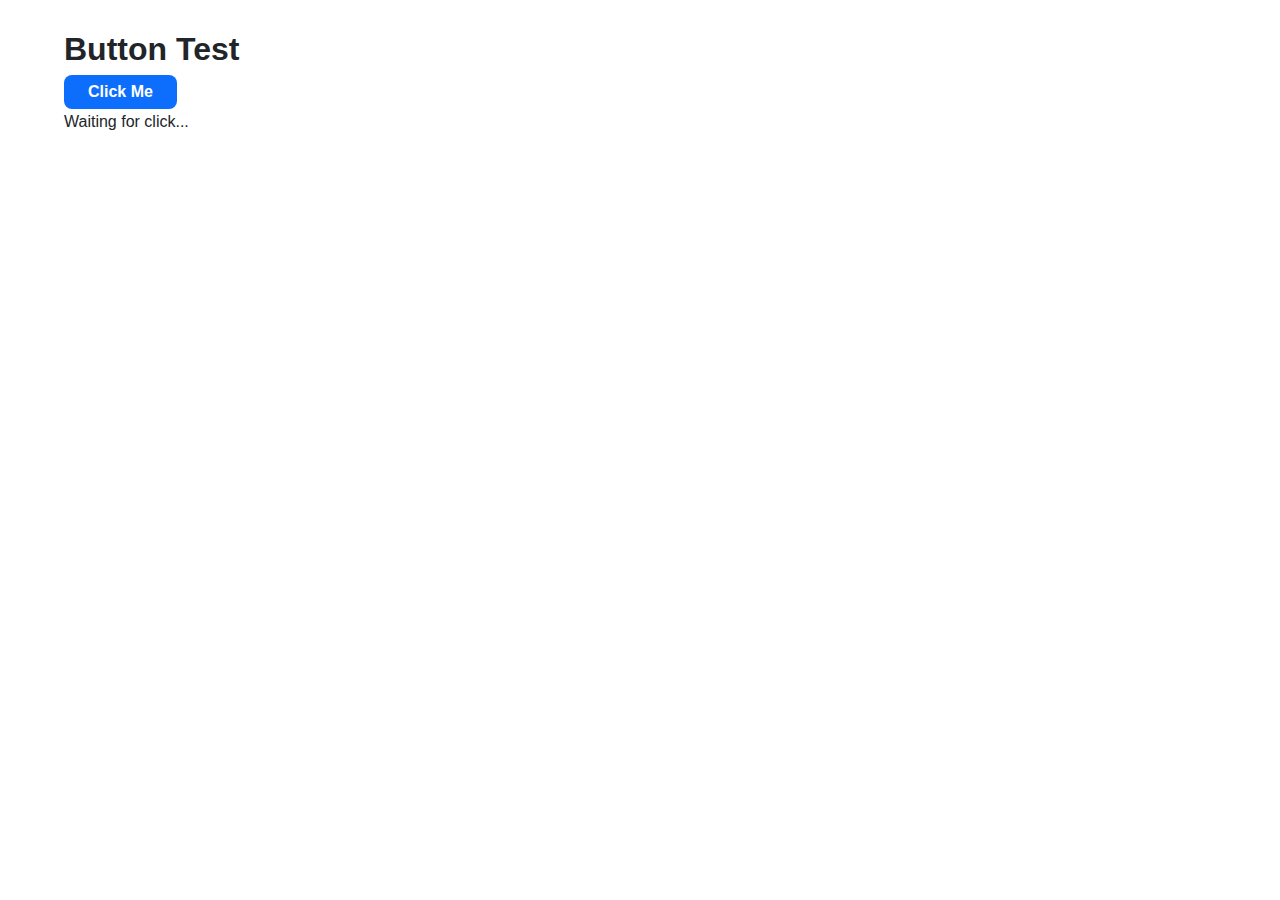
<file: test-simple.html>
<!DOCTYPE html>
<html lang="en">

<head>
    <meta charset="UTF-8">
    <meta name="viewport" content="width=device-width, initial-scale=1.0">
    <title>Test - Spokable PDF</title>
    <link rel="stylesheet" href="css/theme.css">
    <link rel="stylesheet" href="css/main.css">
    <link rel="stylesheet" href="css/components.css">
</head>

<body>
    <div class="container">
        <h1>Button Test</h1>
        <button id="test-btn" class="btn btn-primary">Click Me</button>
        <p id="output">Waiting for click...</p>
    </div>

    <script>
        console.log('Script loaded');

        document.addEventListener('DOMContentLoaded', () => {
            console.log('DOM loaded');

            const btn = document.getElementById('test-btn');
            const output = document.getElementById('output');

            if (btn) {
                console.log('Button found');
                btn.addEventListener('click', () => {
                    console.log('Button clicked!');
                    output.textContent = 'Button works! ' + new Date().toLocaleTimeString();
                });
            } else {
                console.error('Button not found');
            }
        });
    </script>
</body>

</html>
</file>
<file: css/theme.css>
/* Theme Variables */
:root {
    /* Light Theme Colors */
    --bg-primary: #ffffff;
    --bg-secondary: #f8f9fa;
    --bg-tertiary: #e9ecef;
    --text-primary: #212529;
    --text-secondary: #6c757d;
    --text-tertiary: #adb5bd;

    /* Brand Colors */
    --color-primary: #0d6efd;
    --color-primary-hover: #0b5ed7;
    --color-secondary: #6c757d;
    --color-secondary-hover: #5c636a;
    --color-success: #198754;
    --color-danger: #dc3545;
    --color-warning: #ffc107;
    --color-info: #0dcaf0;

    /* Border & Shadow */
    --border-color: #dee2e6;
    --border-radius: 8px;
    --shadow-sm: 0 1px 3px rgba(0, 0, 0, 0.1);
    --shadow-md: 0 4px 6px rgba(0, 0, 0, 0.1);
    --shadow-lg: 0 10px 15px rgba(0, 0, 0, 0.1);

    /* Spacing */
    --spacing-xs: 4px;
    --spacing-sm: 8px;
    --spacing-md: 16px;
    --spacing-lg: 24px;
    --spacing-xl: 32px;

    /* Typography */
    --font-family: -apple-system, BlinkMacSystemFont, "Segoe UI", Roboto,
        "Helvetica Neue", Arial, sans-serif;
    --font-size-sm: 0.875rem;
    --font-size-base: 1rem;
    --font-size-lg: 1.125rem;
    --font-size-xl: 1.25rem;
    --font-size-2xl: 1.5rem;
    --font-size-3xl: 2rem;

    /* Transitions */
    --transition-fast: 150ms ease;
    --transition-base: 250ms ease;
    --transition-slow: 350ms ease;
}

/* Dark Theme */
[data-theme="dark"] {
    --bg-primary: #1a1a1a;
    --bg-secondary: #2d2d2d;
    --bg-tertiary: #3d3d3d;
    --text-primary: #f8f9fa;
    --text-secondary: #adb5bd;
    --text-tertiary: #6c757d;

    --color-primary: #0d6efd;
    --color-primary-hover: #3d8bfd;
    --color-secondary: #6c757d;
    --color-secondary-hover: #868e96;

    --border-color: #495057;
    --shadow-sm: 0 1px 3px rgba(0, 0, 0, 0.3);
    --shadow-md: 0 4px 6px rgba(0, 0, 0, 0.3);
    --shadow-lg: 0 10px 15px rgba(0, 0, 0, 0.3);
}

/* Base Styles */
* {
    margin: 0;
    padding: 0;
    box-sizing: border-box;
}

body {
    font-family: var(--font-family);
    font-size: var(--font-size-base);
    line-height: 1.6;
    color: var(--text-primary);
    background-color: var(--bg-primary);
    transition: background-color var(--transition-base),
        color var(--transition-base);
}

/* Scrollbar Styling */
::-webkit-scrollbar {
    width: 10px;
    height: 10px;
}

::-webkit-scrollbar-track {
    background: var(--bg-secondary);
}

::-webkit-scrollbar-thumb {
    background: var(--color-secondary);
    border-radius: 5px;
}

::-webkit-scrollbar-thumb:hover {
    background: var(--color-secondary-hover);
}
</file>
<file: css/main.css>
/* Main Layout */
.container {
    max-width: 1200px;
    margin: 0 auto;
    padding: var(--spacing-lg);
}

/* Navigation */
.navbar {
    background-color: var(--bg-secondary);
    border-bottom: 1px solid var(--border-color);
    padding: var(--spacing-md) 0;
    position: sticky;
    top: 0;
    z-index: 1000;
    box-shadow: var(--shadow-sm);
}

.nav-container {
    max-width: 1200px;
    margin: 0 auto;
    padding: 0 var(--spacing-lg);
    display: flex;
    justify-content: space-between;
    align-items: center;
}

.nav-logo {
    font-size: var(--font-size-xl);
    font-weight: 700;
    color: var(--text-primary);
    text-decoration: none;
    transition: color var(--transition-fast);
}

.nav-logo:hover {
    color: var(--color-primary);
}

.nav-menu {
    display: flex;
    list-style: none;
    gap: var(--spacing-lg);
    align-items: center;
}

.nav-link {
    color: var(--text-secondary);
    text-decoration: none;
    font-weight: 500;
    transition: color var(--transition-fast);
    padding: var(--spacing-sm) var(--spacing-md);
    border-radius: var(--border-radius);
}

.nav-link:hover,
.nav-link.active {
    color: var(--color-primary);
    background-color: var(--bg-tertiary);
}

.theme-toggle {
    background: none;
    border: none;
    font-size: var(--font-size-xl);
    cursor: pointer;
    padding: var(--spacing-sm);
    border-radius: var(--border-radius);
    transition: background-color var(--transition-fast);
}

.theme-toggle:hover {
    background-color: var(--bg-tertiary);
}

/* Hero Section */
.hero {
    text-align: center;
    padding: var(--spacing-xl) 0;
}

.hero h1 {
    font-size: var(--font-size-3xl);
    font-weight: 700;
    margin-bottom: var(--spacing-md);
    color: var(--text-primary);
}

.subtitle {
    font-size: var(--font-size-lg);
    color: var(--text-secondary);
    margin-bottom: var(--spacing-xl);
}

/* Upload Section */
.upload-section {
    margin: var(--spacing-xl) 0;
}

.drop-zone {
    border: 3px dashed var(--border-color);
    border-radius: var(--border-radius);
    padding: var(--spacing-xl);
    text-align: center;
    background-color: var(--bg-secondary);
    transition: all var(--transition-base);
    cursor: pointer;
}

.drop-zone:hover,
.drop-zone.drag-over {
    border-color: var(--color-primary);
    background-color: var(--bg-tertiary);
    transform: scale(1.01);
}

.drop-zone-content {
    display: flex;
    flex-direction: column;
    align-items: center;
    gap: var(--spacing-md);
}

.drop-icon {
    font-size: 4rem;
}

.help-text {
    font-size: var(--font-size-sm);
    color: var(--text-secondary);
    margin-top: var(--spacing-sm);
}

/* Selected Files */
.selected-files {
    margin-top: var(--spacing-lg);
    padding: var(--spacing-lg);
    background-color: var(--bg-secondary);
    border-radius: var(--border-radius);
}

.selected-files h3 {
    margin-bottom: var(--spacing-md);
}

#files-list {
    display: flex;
    flex-direction: column;
    gap: var(--spacing-sm);
    margin-bottom: var(--spacing-md);
}

.file-item {
    display: flex;
    justify-content: space-between;
    align-items: center;
    padding: var(--spacing-md);
    background-color: var(--bg-primary);
    border: 1px solid var(--border-color);
    border-radius: var(--border-radius);
    transition: all var(--transition-fast);
}

.file-item:hover {
    box-shadow: var(--shadow-sm);
    transform: translateY(-2px);
}

.file-info {
    display: flex;
    flex-direction: column;
    gap: var(--spacing-xs);
}

.file-name {
    font-weight: 600;
    color: var(--text-primary);
}

.file-meta {
    font-size: var(--font-size-sm);
    color: var(--text-secondary);
}

.file-actions {
    display: flex;
    gap: var(--spacing-sm);
    margin-top: var(--spacing-md);
}

/* Conversion Controls */
.conversion-controls {
    display: flex;
    justify-content: center;
    gap: var(--spacing-md);
    margin: var(--spacing-xl) 0;
}

/* Progress Section */
.progress-section {
    margin: var(--spacing-xl) 0;
    padding: var(--spacing-lg);
    background-color: var(--bg-secondary);
    border-radius: var(--border-radius);
}

.progress-header {
    display: flex;
    justify-content: space-between;
    align-items: center;
    margin-bottom: var(--spacing-lg);
}

.progress-header h3 {
    font-size: var(--font-size-xl);
    color: var(--text-primary);
}

.progress-bars {
    display: flex;
    flex-direction: column;
    gap: var(--spacing-lg);
    margin-bottom: var(--spacing-lg);
}

.progress-item {
    display: flex;
    flex-direction: column;
    gap: var(--spacing-sm);
}

.progress-item label {
    font-weight: 600;
    color: var(--text-primary);
}

.progress-bar {
    width: 100%;
    height: 24px;
    background-color: var(--bg-tertiary);
    border-radius: var(--border-radius);
    overflow: hidden;
    position: relative;
}

.progress-fill {
    height: 100%;
    background: linear-gradient(90deg, var(--color-primary), var(--color-info));
    transition: width var(--transition-base);
    display: flex;
    align-items: center;
    justify-content: flex-end;
    padding-right: var(--spacing-sm);
    color: white;
    font-weight: 600;
    font-size: var(--font-size-sm);
}

.progress-actions {
    display: flex;
    gap: var(--spacing-sm);
    margin-bottom: var(--spacing-lg);
}

.progress-log {
    margin-top: var(--spacing-lg);
}

.progress-log h4 {
    margin-bottom: var(--spacing-sm);
    color: var(--text-primary);
}

.log-output {
    background-color: var(--bg-primary);
    border: 1px solid var(--border-color);
    border-radius: var(--border-radius);
    padding: var(--spacing-md);
    max-height: 300px;
    overflow-y: auto;
    font-family: "Courier New", monospace;
    font-size: var(--font-size-sm);
}

.log-entry {
    padding: var(--spacing-xs) 0;
    border-bottom: 1px solid var(--border-color);
}

.log-entry:last-child {
    border-bottom: none;
}

.log-entry.error {
    color: var(--color-danger);
}

.log-entry.warning {
    color: var(--color-warning);
}

.log-entry.success {
    color: var(--color-success);
}

/* Results Section */
.results-section {
    text-align: center;
    padding: var(--spacing-xl);
    background-color: var(--bg-secondary);
    border-radius: var(--border-radius);
    margin: var(--spacing-xl) 0;
}

.results-section h2 {
    font-size: var(--font-size-2xl);
    margin-bottom: var(--spacing-lg);
    color: var(--color-success);
}

.results-actions {
    display: flex;
    justify-content: center;
    gap: var(--spacing-md);
    flex-wrap: wrap;
}

/* Audio Player */
.audio-player {
    margin-top: var(--spacing-xl);
    padding: var(--spacing-lg);
    background-color: var(--bg-primary);
    border: 1px solid var(--border-color);
    border-radius: var(--border-radius);
}

.audio-player h3 {
    margin-bottom: var(--spacing-md);
    text-align: left;
}

.audio-controls {
    display: flex;
    justify-content: center;
    gap: var(--spacing-sm);
    margin-bottom: var(--spacing-md);
}

.audio-progress {
    display: flex;
    flex-direction: column;
    gap: var(--spacing-sm);
}

#audio-seek {
    width: 100%;
}

/* Onboarding Banner */
.onboarding-banner {
    background: linear-gradient(
        135deg,
        var(--color-primary),
        var(--color-info)
    );
    color: white;
    padding: var(--spacing-lg);
    border-radius: var(--border-radius);
    margin-bottom: var(--spacing-lg);
    box-shadow: var(--shadow-md);
}

.banner-content {
    display: flex;
    flex-direction: column;
    gap: var(--spacing-md);
    align-items: center;
    text-align: center;
}

.banner-content h3 {
    font-size: var(--font-size-xl);
    margin: 0;
}

.banner-content p {
    margin: 0;
    opacity: 0.9;
}

/* Footer */
.footer {
    background-color: var(--bg-secondary);
    border-top: 1px solid var(--border-color);
    padding: var(--spacing-xl) 0;
    margin-top: var(--spacing-xl);
}

.footer-content {
    max-width: 1200px;
    margin: 0 auto;
    padding: 0 var(--spacing-lg);
    display: flex;
    justify-content: space-between;
    align-items: center;
    flex-wrap: wrap;
    gap: var(--spacing-md);
}

.footer-links {
    display: flex;
    gap: var(--spacing-lg);
}

.footer-links a {
    color: var(--text-secondary);
    text-decoration: none;
    transition: color var(--transition-fast);
}

.footer-links a:hover {
    color: var(--color-primary);
}

/* Responsive Design */
@media (max-width: 768px) {
    .nav-menu {
        gap: var(--spacing-sm);
    }

    .nav-link {
        padding: var(--spacing-xs) var(--spacing-sm);
        font-size: var(--font-size-sm);
    }

    .hero h1 {
        font-size: var(--font-size-2xl);
    }

    .conversion-controls,
    .results-actions {
        flex-direction: column;
    }

    .footer-content {
        flex-direction: column;
        text-align: center;
    }
}
</file>
<file: css/components.css>
/* Buttons */
.btn {
    padding: var(--spacing-sm) var(--spacing-lg);
    border: none;
    border-radius: var(--border-radius);
    font-size: var(--font-size-base);
    font-weight: 600;
    cursor: pointer;
    transition: all var(--transition-fast);
    text-decoration: none;
    display: inline-block;
    text-align: center;
}

.btn:disabled {
    opacity: 0.6;
    cursor: not-allowed;
}

.btn-primary {
    background-color: var(--color-primary);
    color: white;
}

.btn-primary:hover:not(:disabled) {
    background-color: var(--color-primary-hover);
    transform: translateY(-2px);
    box-shadow: var(--shadow-md);
}

.btn-secondary {
    background-color: var(--color-secondary);
    color: white;
}

.btn-secondary:hover:not(:disabled) {
    background-color: var(--color-secondary-hover);
}

.btn-danger {
    background-color: var(--color-danger);
    color: white;
}

.btn-danger:hover:not(:disabled) {
    -color: #bb2d3b;
}

.btn-large {
    padding: var(--spacing-md) var(--spacing-xl);
    font-size: var(--font-size-lg);
}

.btn-small {
    padding: var(--spacing-xs) var(--spacing-md);
    font-size: var(--font-size-sm);
}

/* Form Elements */
.input-field,
.textarea-field {
    width: 100%;
    padding: var(--spacing-sm) var(--spacing-md);
    border: 1px solid var(--border-color);
    border-radius: var(--border-radius);
    font-size: var(--font-size-base);
    font-family: var(--font-family);
    background-color: var(--bg-primary);
    color: var(--text-primary);
    transition: border-color var(--transition-fast);
}

.input-field:focus,
.textarea-field:focus {
    outline: none;
    border-color: var(--color-primary);
    box-shadow: 0 0 0 3px rgba(13, 110, 253, 0.1);
}

.textarea-field {
    resize: vertical;
    min-height: 100px;
}

.checkbox-label {
    display: flex;
    align-items: center;
    gap: var(--spacing-sm);
    cursor: pointer;
    margin: var(--spacing-sm) 0;
}

.checkbox-label input[type="checkbox"] {
    width: 18px;
    height: 18px;
    cursor: pointer;
}

.checkbox-group {
    display: flex;
    flex-direction: column;
    gap: var(--spacing-sm);
}

/* Modal */
.modal {
    position: fixed;
    top: 0;
    left: 0;
    width: 100%;
    height: 100%;
    background-color: rgba(0, 0, 0, 0.5);
    display: flex;
    justify-content: center;
    align-items: center;
    z-index: 2000;
    padding: var(--spacing-lg);
}

.modal-content {
    background-color: var(--bg-primary);
    border-radius: var(--border-radius);
    box-shadow: var(--shadow-lg);
    max-width: 600px;
    width: 100%;
    max-height: 90vh;
    overflow-y: auto;
    animation: modalSlideIn var(--transition-base);
}

.modal-large {
    max-width: 900px;
}

@keyframes modalSlideIn {
    from {
        opacity: 0;
        transform: translateY(-20px);
    }
    to {
        opacity: 1;
        transform: translateY(0);
    }
}

.modal-header {
    display: flex;
    justify-content: space-between;
    align-items: center;
    padding: var(--spacing-lg);
    border-bottom: 1px solid var(--border-color);
}

.modal-header h2 {
    margin: 0;
    font-size: var(--font-size-xl);
}

.modal-close {
    background: none;
    border: none;
    font-size: var(--font-size-2xl);
    cursor: pointer;
    color: var(--text-secondary);
    transition: color var(--transition-fast);
    padding: 0;
    width: 32px;
    height: 32px;
    display: flex;
    align-items: center;
    justify-content: center;
    border-radius: var(--border-radius);
}

.modal-close:hover {
    color: var(--text-primary);
    background-color: var(--bg-tertiary);
}

.modal-body {
    padding: var(--spacing-lg);
}

.modal-footer {
    padding: var(--spacing-lg);
    border-top: 1px solid var(--border-color);
    display: flex;
    justify-content: space-between;
    align-items: center;
    gap: var(--spacing-md);
}

/* Settings Tabs */
.settings-tabs {
    display: flex;
    gap: var(--spacing-sm);
    margin-bottom: var(--spacing-lg);
    border-bottom: 2px solid var(--border-color);
    overflow-x: auto;
}

.tab-btn {
    padding: var(--spacing-sm) var(--spacing-md);
    background: none;
    border: none;
    border-bottom: 3px solid transparent;
    cursor: pointer;
    font-size: var(--font-size-base);
    font-weight: 500;
    color: var(--text-secondary);
    transition: all var(--transition-fast);
    white-space: nowrap;
}

.tab-btn:hover {
    color: var(--text-primary);
    background-color: var(--bg-tertiary);
}

.tab-btn.active {
    color: var(--color-primary);
    border-bottom-color: var(--color-primary);
}

.tab-content {
    display: none;
}

.tab-content.active {
    display: block;
}

/* Settings Sections */
.settings-section {
    margin-bottom: var(--spacing-lg);
}

.settings-section h3 {
    margin-bottom: var(--spacing-sm);
    font-size: var(--font-size-lg);
    color: var(--text-primary);
}

.settings-section label {
    display: block;
    margin-bottom: var(--spacing-xs);
    font-weight: 500;
    color: var(--text-primary);
}

.settings-grid {
    display: grid;
    grid-template-columns: repeat(auto-fit, minmax(250px, 1fr));
    gap: var(--spacing-md);
}

/* Cards */
.card {
    background-color: var(--bg-secondary);
    border: 1px solid var(--border-color);
    border-radius: var(--border-radius);
    padding: var(--spacing-lg);
    box-shadow: var(--shadow-sm);
    transition: all var(--transition-fast);
}

.card:hover {
    box-shadow: var(--shadow-md);
    transform: translateY(-2px);
}

.card h3 {
    margin-bottom: var(--spacing-md);
    color: var(--text-primary);
}

.card p {
    color: var(--text-secondary);
    line-height: 1.6;
}

/* Alerts */
.alert {
    padding: var(--spacing-md);
    border-radius: var(--border-radius);
    margin-bottom: var(--spacing-md);
    border-left: 4px solid;
}

.alert-info {
    background-color: rgba(13, 202, 240, 0.1);
    border-color: var(--color-info);
    color: var(--color-info);
}

.alert-success {
    background-color: rgba(25, 135, 84, 0.1);
    border-color: var(--color-success);
    color: var(--color-success);
}

.alert-warning {
    background-color: rgba(255, 193, 7, 0.1);
    border-color: var(--color-warning);
    color: var(--color-warning);
}

.alert-danger {
    background-color: rgba(220, 53, 69, 0.1);
    border-color: var(--color-danger);
    color: var(--color-danger);
}

/* Badges */
.badge {
    display: inline-block;
    padding: var(--spacing-xs) var(--spacing-sm);
    border-radius: calc(var(--border-radius) / 2);
    font-size: var(--font-size-sm);
    font-weight: 600;
}

.badge-primary {
    background-color: var(--color-primary);
    color: white;
}

.badge-secondary {
    background-color: var(--color-secondary);
    color: white;
}

.badge-success {
    background-color: var(--color-success);
    color: white;
}

/* Loading Spinner */
.spinner {
    border: 3px solid var(--bg-tertiary);
    border-top: 3px solid var(--color-primary);
    border-radius: 50%;
    width: 40px;
    height: 40px;
    animation: spin 1s linear infinite;
}

@keyframes spin {
    0% {
        transform: rotate(0deg);
    }
    100% {
        transform: rotate(360deg);
    }
}

.spinner-small {
    width: 20px;
    height: 20px;
    border-width: 2px;
}

/* Tooltips */
.tooltip {
    position: relative;
    display: inline-block;
}

.tooltip .tooltip-text {
    visibility: hidden;
    background-color: var(--text-primary);
    color: var(--bg-primary);
    text-align: center;
    border-radius: var(--border-radius);
    padding: var(--spacing-xs) var(--spacing-sm);
    position: absolute;
    z-index: 1;
    bottom: 125%;
    left: 50%;
    transform: translateX(-50%);
    opacity: 0;
    transition: opacity var(--transition-fast);
    font-size: var(--font-size-sm);
    white-space: nowrap;
}

.tooltip:hover .tooltip-text {
    visibility: visible;
    opacity: 1;
}

/* Utility Classes */
.text-center {
    text-align: center;
}

.text-left {
    text-align: left;
}

.text-right {
    text-align: right;
}

.mt-sm {
    margin-top: var(--spacing-sm);
}
.mt-md {
    margin-top: var(--spacing-md);
}
.mt-lg {
    margin-top: var(--spacing-lg);
}

.mb-sm {
    margin-bottom: var(--spacing-sm);
}
.mb-md {
    margin-bottom: var(--spacing-md);
}
.mb-lg {
    margin-bottom: var(--spacing-lg);
}

.hidden {
    display: none !important;
}

.visible {
    display: block !important;
}
</file>
